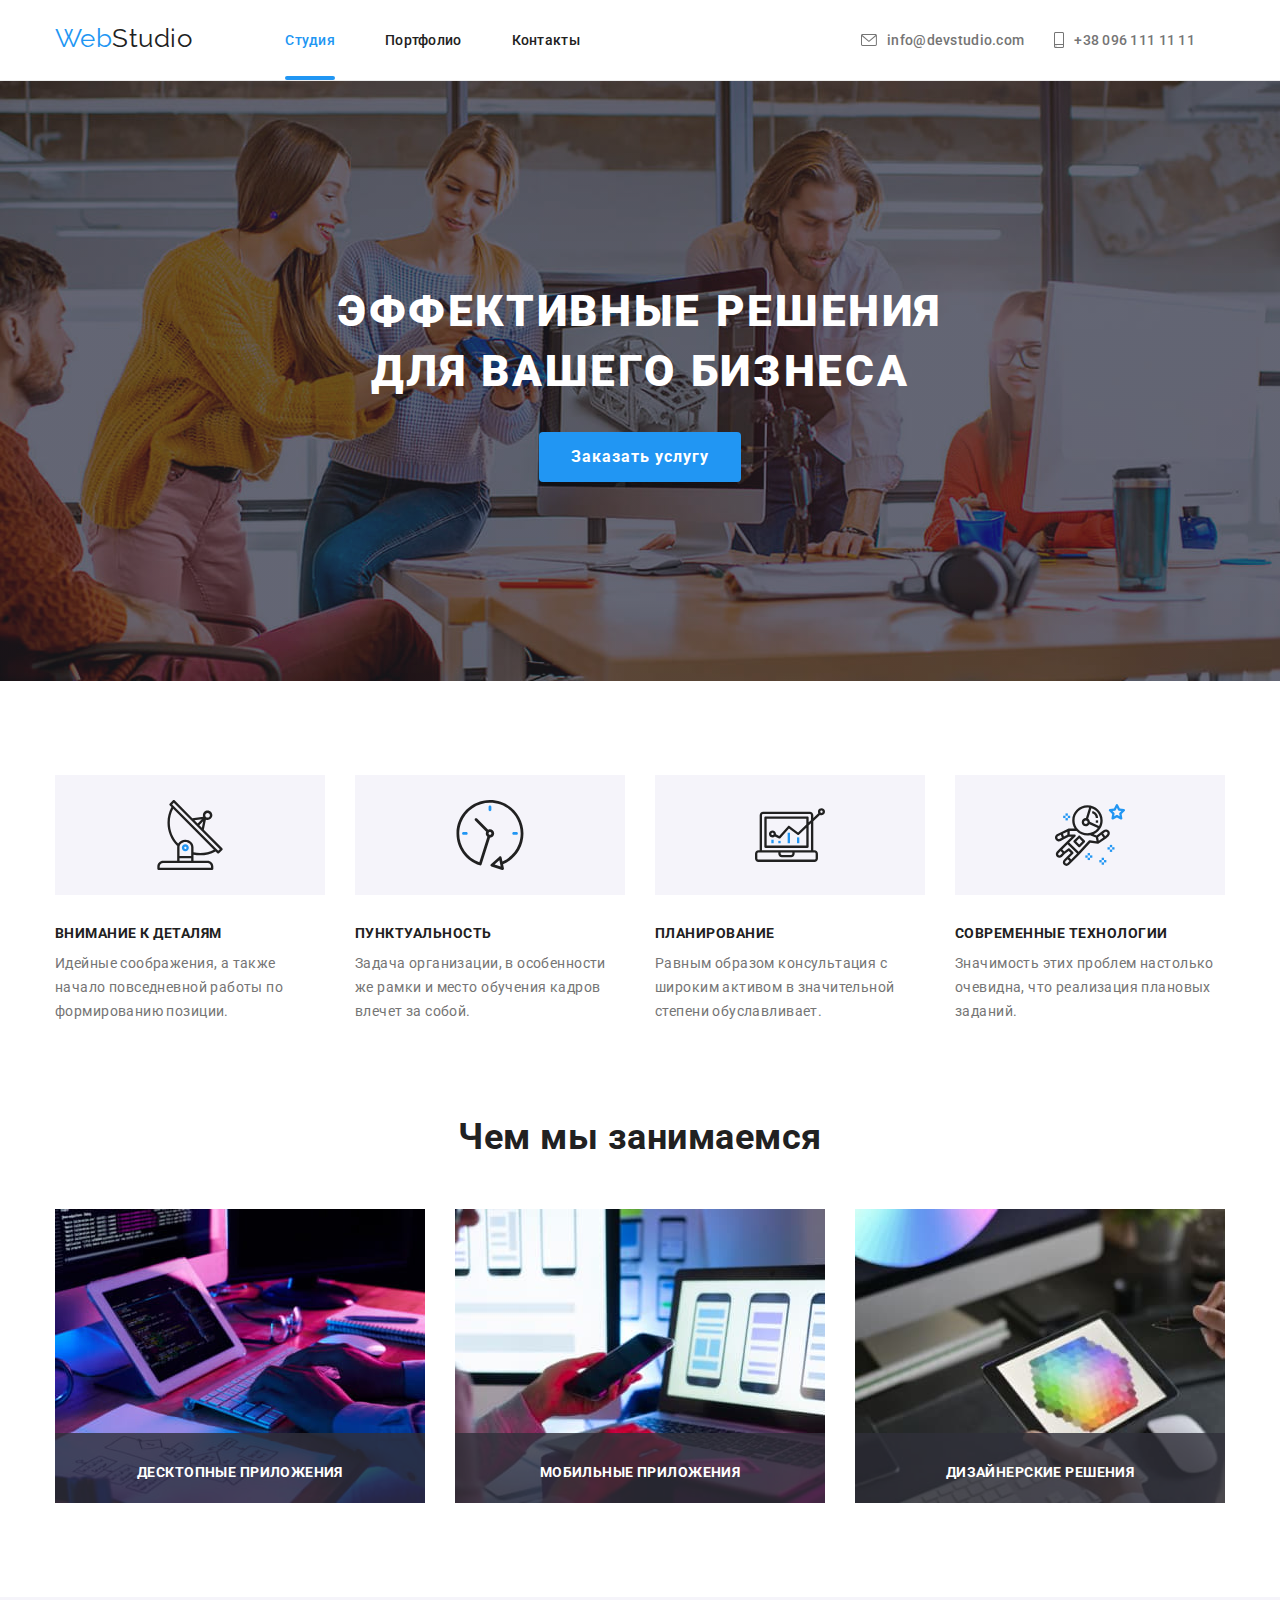
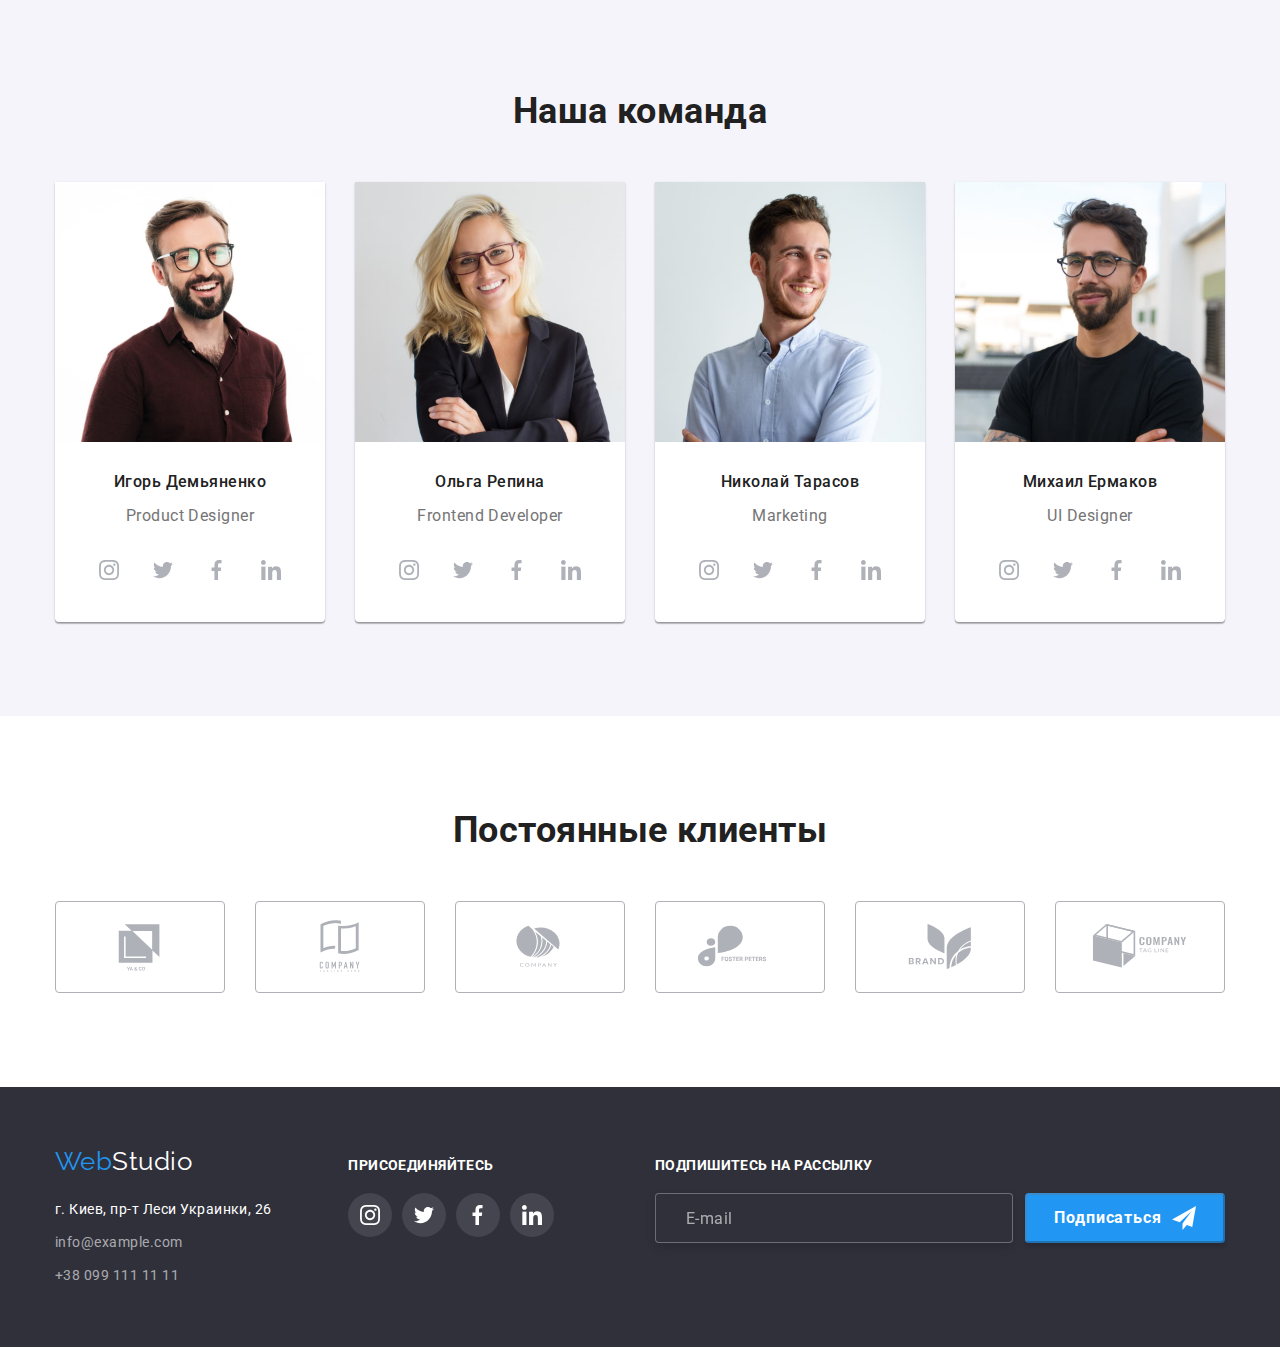
<file: index.html>
<!DOCTYPE html>
<html lang="ru">
	<head>
		<meta charset="UTF-8" />
		<meta http-equiv="X-UA-Compatible" content="IE=edge" />
		<meta name="viewport" content="width=device-width, initial-scale=1.0" />
		<title>WebStudio</title>
		<link
			href="https://fonts.googleapis.com/css2?family=Raleway:wght@700&family=Roboto:wght@400;500;700;900&display=swap"
			rel="stylesheet"
		/>
		<link
			rel="stylesheet"
			href="https://cdnjs.cloudflare.com/ajax/libs/modern-normalize/1.1.0/modern-normalize.min.css"
		/>
		<!--<link rel="stylesheet" href="./css/styles.css"/>-->
		<link rel="stylesheet" href="./css/main.min.css">
	</head>

	<body>
        <header class="page-header">
			<div class="container main-nav">
				<nav class="header-nav">
					<a href="./index.html" class="logo">Web<span class="logo__second">Studio</span>
					</a>
					<ul class="site-nav list">
						<li class="site-nav__item item"><a href="./index.html" class="site-nav__link  site-nav__link--current link">Студия</a></li>
						<li class="site-nav__item item"><a href="./portfolio.html" class="site-nav__link  link">Портфолио</a></li>
						<li class="site-nav__item  item"><a href="" class="site-nav__link link">Контакты</a></li>
					</ul>
				</nav>
				<ul class="auth-nav list">
					<li class="item">
						<a class="auth-nav__link link" href="mailto:info@devstudio.com">
							<svg class="auth-nav__icon" width="16" height="12">
								<use href="./imiges/symbol-defs.svg#icon-envelope-hover"></use>
							</svg>
							info@devstudio.com
						</a>
					</li>
					<li class="item">
						<a class="auth-nav__link link" href="tel:+380961111111">
							<svg class="auth-nav__icon" width="10" height="16">
								<use href="./imiges/symbol-defs.svg#icon-smartphone"></use>
							</svg>
							+38 096 111 11 11
						</a>
					</li>
				</ul>
			</div>
		</header>	
		<main>
            <div class="hero overlay">
				<section>
					<div class="conteiner">
						<h1 class="hero-title">
							Эффективные решения
							<br />
							для вашего бизнеса
						</h1>
						<button data-modal-open type="button" class="button hero-button">Заказать услугу</button>
					</div>
					<!--<div class="backdrop is-hidden" data-modal>
						<div class="modal">
							<button data-modal-close class="button-close-modal">
								<svg class="button-close">
									<use href="./imiges/icons/icon.svg/closer-black.svg#icon-Vector"></use>
								</svg>
							</button>
							<form class="form">
								<p class="form-text">Оставьте свои данные, мы вам перезвоним</p>
								<div class="form-field">
									<label for="name">Имя</label>
									<div class="form-input-icon">
									<input class="form-input" type="text" name="name" id="name" autofocus />
									<svg class="form-icon" width="18" height="18">
										<use href="./imiges/icons/icon.svg/vector.svg#icon-Vector"></use>
									</svg>
									</div>
								</div>
								<div class="form-field">
									<label for="tel">Телефон</label>
									<div class="form-input-icon">
									<input class="form-input" type="text" name="tel" id="tel" />
									<svg class="form-icon" width="18" height="18">
										<use href="./imiges/icons/icon.svg/vector.svg#icon-Vector-1"></use>
									</svg>
									</div>
								</div>
								<div class="form-field">
									<label for="email">Почта</label>
									<div class="form-input-icon">
									<input class="form-input" type="email" name="email" id="email" />
									<svg class="form-icon" width="18" height="18">
										<use href="./imiges/icons/icon.svg/vector.svg#icon-Vector-2"></use>
									</svg>
									</div>
								</div>
								<div class="form-comment">
									<label for="comment">Комментарий</label>
									<textarea name="comment" id="comment" rows="10" placeholder="Введите текст" ></textarea>
								</div>
								<label class="form-chek">
								<input type="checkbox" name="agry" class="checkbox" />
								<span class="form-chek__icon"></span>
								Соглашаюсь с рассылкой и принимаю<span class="form-chek__link">Условия договора </span> 
								</label>
								<button class="button button-agry" type="submit" disabled>Отправить</button>
							</form>
						</div>
					</div>-->
				</section>
			</div>
			<section class="feature">
				<div class="container">
					<h2 class="visually-hidden">Наши преимущества</h2>
					<ul class="feature-list list">
						<li class="feature-item">
							<div class="feature-item__icon">
								<svg width="70" height="70">
									<use href="./imiges/symbol-defs.svg#icon-antenna-1-1"></use>
								</svg>
							</div>
							<h3 class="feature-item__title">Внимание к деталям</h3>
							<p class="feature-item__text">Идейные соображения, а также начало повседневной работы по формированию позиции.</p>
						</li>
						<li class="feature-item">
							<div class="feature-item__icon">
								<svg width="70" height="70">
									<use href="./imiges/symbol-defs.svg#icon-clock-1-1"></use>
								</svg>
							</div>
							<h3 class="feature-item__title">Пунктуальность</h3>
							<p class="feature-item__text">Задача организации, в особенности же рамки и место обучения кадров влечет за собой.</p>
						</li>
						<li class="feature-item">
							<div class="feature-item__icon">
								<svg width="70" height="70">
									<use href="./imiges/symbol-defs.svg#icon-diagram-1"></use>
								</svg>
							</div>
							<h3 class="feature-item__title">Планирование</h3>
							<p class="feature-item__text">Равным образом консультация с широким активом в значительной степени обуславливает.</p>
						</li>
						<li class="feature-item">
							<div class="feature-item__icon">
								<svg width="70" height="70">
									<use href="./imiges/symbol-defs.svg#icon-astronaut-1-1"></use>
								</svg>
							</div>
							<h3 class="feature-item__title">Современные технологии</h3>
							<p class="feature-item__text">Значимость этих проблем настолько очевидна, что реализация плановых заданий.</p>
						</li>
					</ul>
				</div>
			</section>
            <section class="work no-padding">
				<div class="container">
					<h2 class="title">Чем мы занимаемся</h2>
					<ul class="work-list list">
						<li class="work-list__pic">
							<img src="./imiges/block3/bild1.jpg" alt="the person typing" width="370" height="294" />
							<h3 class="work-list__name">Десктопные приложения</h3>
						</li>
						<li class="work-list__pic">
							<img src="./imiges/block3/bild2.jpg" alt="the person chooses layout" width="370" height="294" />
							<h3 class="work-list__name">Мобильные приложения</h3>
						</li>
						<li class="work-list__pic">
							<img src="./imiges/block3/bild3.jpg" alt="Jthe person chooses color" width="370" height="294" />
							<h3 class="work-list__name">Дизайнерские решения</h3>
						</li>
					</ul>
				</div>
			</section>
			<section class="team">
				<div class="container">
					<h2 class="title">Наша команда</h2>
					<ul class="team__list  list">
						<li class="team__item">
							<img class="team__avatar" src="./imiges/block4/screen1.jpg" alt="Игорь Демьяненко" width="270" height="260" />
							<div class="team__wrapper">
								<h3 class="team__subtitle">Игорь Демьяненко</h3>
								<p lang="en" class="team__position">Product Designer</p>
								<ul class="social-media  list">
									<li class="social-media__item">
										<a
											class="social-media__link link"
											href=""
											target="_blank"
											rel="noopener noreferrer"
											aria-label="instagram"
										>
											<svg class="social-media__icon" width="20" height="20">
												<use class="letter" href="./imiges/symbol-defs.svg#icon-instagram-2"></use>
											</svg>
										</a>
									</li>
									<li class="social-media__item">
										<a
											class="social-media__link link"
											href=""
											target="_blank"
											rel="noopener noreferrer"
											aria-label="twitter"
										>
											<svg class="social-media__icon" width="20" height="20">
												<use href="./imiges/symbol-defs.svg#icon-twitter-1-1"></use>
											</svg>
										</a>
									</li>
									<li class="social-media__item">
										<a
											class="social-media__link link"
											href=""
											target="_blank"
											rel="noopener noreferrer"
											aria-label="facebook"
										>
											<svg class="social-media__icon" width="20" height="20">
												<use href="./imiges/symbol-defs.svg#icon-Vector-1"></use>
											</svg>
										</a>
									</li>
									<li class="social-media__item">
										<a
											class="social-media__link link"
											href=""
											target="_blank"
											rel="noopener noreferrer"
											aria-label="linkedin"
										>
											<svg class="social-media__icon" width="20" height="20">
												<use href="./imiges/symbol-defs.svg#icon-linkedin-1-1"></use>
											</svg>
										</a>
									</li>
								</ul>
							</div>
						</li>
						<li class="team__item">
							<img class="team__avatar" src="./imiges/block4/screen2.jpg" alt="Ольга Репина" width="270" height="260" />
							<div class="team__wrapper">
								<h3 class="team__subtitle">Ольга Репина</h3>
								<p lang="en" class="team__position">Frontend Developer</p>
								<ul class="social-media list">
									<li class="social-media__item">
										<a
											class="social-media__link link"
											href=""
											target="_blank"
											rel="noopener noreferrer"
											aria-label="instagram"
										>
											<svg class="social-media__icon" width="20" height="20">
												<use href="./imiges/symbol-defs.svg#icon-instagram-2"></use>
											</svg>
										</a>
									</li>
									<li class="social-media__item">
										<a
											class="social-media__link link"
											href=""
											target="_blank"
											rel="noopener noreferrer"
											aria-label="twitter"
										>
											<svg class="social-media__icon" width="20" height="20">
												<use href="./imiges/symbol-defs.svg#icon-twitter-1-1"></use>
											</svg>
										</a>
									</li>
									<li class="social-media__item">
										<a
											class="social-media__link link"
											href=""
											target="_blank"
											rel="noopener noreferrer"
											aria-label="facebook"
										>
											<svg class="social-media__icon" width="20" height="20">
												<use href="./imiges/symbol-defs.svg#icon-Vector-1"></use>
											</svg>
										</a>
									</li>
									<li class="social-media__item">
										<a
											class="social-media__link link"
											href=""
											target="_blank"
											rel="noopener noreferrer"
											aria-label="linkedin"
										>
											<svg class="social-media__icon" width="20" height="20">
												<use href="./imiges/symbol-defs.svg#icon-linkedin-1-1"></use>
											</svg>
										</a>
									</li>
								</ul>
							</div>
						</li>
						<li class="team__item">
							<img class="team__avatar" src="./imiges/block4/screen3.jpg" alt="Николай Тарасов" width="270" height="260" />
							<div class="team__wrapper">
								<h3 class="team__subtitle">Николай Тарасов</h3>
								<p lang="en" class="team__position">Marketing</p>
								<ul class="social-media list">
									<li class="social-media__item">
										<a
											class="social-media__link link"
											href=""
											target="_blank"
											rel="noopener noreferrer"
											aria-label="instagram"
										>
											<svg class="social-media__icon" width="20" height="20">
												<use href="./imiges/symbol-defs.svg#icon-instagram-2"></use>
											</svg>
										</a>
									</li>
									<li class="social-media__item">
										<a
											class="social-media__link link"
											href=""
											target="_blank"
											rel="noopener noreferrer"
											aria-label="twitter"
										>
											<svg class="social-media__icon" width="20" height="20">
												<use href="./imiges/symbol-defs.svg#icon-twitter-1-1"></use>
											</svg>
										</a>
									</li>
									<li class="social-media__item">
										<a
											class="social-media__link link"
											href=""
											target="_blank"
											rel="noopener noreferrer"
											aria-label="facebook"
										>
											<svg class="social-media__icon" width="20" height="20">
												<use href="./imiges/symbol-defs.svg#icon-Vector-1"></use>
											</svg>
										</a>
									</li>
									<li class="social-media__item">
										<a
											class="social-media__link link"
											href=""
											target="_blank"
											rel="noopener noreferrer"
											aria-label="linkedin"
										>
											<svg class="social-media__icon" width="20" height="20">
												<use href="./imiges/symbol-defs.svg#icon-linkedin-1-1"></use>
											</svg>
										</a>
									</li>
								</ul>
							</div>
						</li>
						<li class="team__item">
							<img class="team__avatar" src="./imiges/block4/screen4.jpg" alt="Михаил Ермаков" width="270" height="260" />
							<div class="team__wrapper">
								<h3 class="team__subtitle">Михаил Ермаков</h3>
								<p lang="en" class="team__position">UI Designer</p>

								<ul class="social-media list">
									<li class="social-media__item">
										<a
											class="social-media__link link"
											href=""
											target="_blank"
											rel="noopener noreferrer"
											aria-label="instagram"
										>
											<svg class="social-media__icon" width="20" height="20">
												<use href="./imiges/symbol-defs.svg#icon-instagram-2"></use>
											</svg>
										</a>
									</li>
									<li class="social-media__item">
										<a
											class="social-media__link link"
											href=""
											target="_blank"
											rel="noopener noreferrer"
											aria-label="twitter"
										>
											<svg class="social-media__icon" width="20" height="20">
												<use href="./imiges/symbol-defs.svg#icon-twitter-1-1"></use>
											</svg>
										</a>
									</li>
									<li class="social-media__item">
										<a
											class="social-media__link link"
											href=""
											target="_blank"
											rel="noopener noreferrer"
											aria-label="facebook"
										>
											<svg class="social-media__icon" width="20" height="20">
												<use href="./imiges/symbol-defs.svg#icon-Vector-1"></use>
											</svg>
										</a>
									</li>
									<li class="social-media__item">
										<a
											class="social-media__link link"
											href=""
											target="_blank"
											rel="noopener noreferrer"
											aria-label="linkedin"
										>
											<svg class="social-media__icon" width="20" height="20">
												<use href="./imiges/symbol-defs.svg#icon-linkedin-1-1"></use>
											</svg>
										</a>
									</li>
								</ul>
							</div>
						</li>
					</ul>
				</div>
			</section>
			<section class="partner">
				<div class="container">
					<h2 class="title">Постоянные клиенты</h2>
					<ul class="partner-list list">
						<li class="partner-item ">
							<a class="partner-item__link" href="">
								<svg class="partner-item__icon" width="106" height="60">
									<use href="./imiges/symbol-defs.svg#icon-Logo"></use>
								</svg>
							</a>
						</li>
						<li class="partner-item">
							<a class="partner-item__link" href="">
								<svg class="partner-item__icon" width="106" height="60">
									<use href="./imiges/symbol-defs.svg#icon-Logo-1"></use>
								</svg>
							</a>
						</li>
						<li class="partner-item">
							<a class="partner-item__link" href="">
								<svg class="partner-item__icon" width="106" height="60">
									<use href="./imiges/symbol-defs.svg#icon-Logo-2"></use>
								</svg>
							</a>
						</li>
						<li class="partner-item">
							<a class="partner-item__link" href="">
								<svg class="partner-item__icon" width="106" height="60">
									<use href="./imiges/symbol-defs.svg#icon-Logo-3"></use>
								</svg>
							</a>
						</li>
						<li class="partner-item">
							<a class="partner-item__link" href="">
								<svg class="partner-item__icon" width="106" height="60">
									<use href="./imiges/symbol-defs.svg#icon-Logo-4"></use>
								</svg>
							</a>
						</li>
						<li class="partner-item">
							<a class="partner-item__link" href="">
								<svg class="partner-item__icon" width="106" height="60">
									<use href="./imiges/symbol-defs.svg#icon-Logo-5"></use>
								</svg>
							</a>
						</li>
					</ul>
				</div>
			</section>
		</main>
         <footer class="footer">
			<div class="footer-container  container">
				<div class="footer-adress">
					<a href="./index.html" class="footer-logo logo">Web<span class="logo__color">Studio</span>
					</a>
					<address class="address">
						<ul class="address-list list">
							<li class="address-list__item">
								<a
									href="https://goo.gl/maps/piqngm7oDQpEDh6u6"
									target="_blank"
									rel="noopener nofollow noreferrer"
									class="address-list__link"
								>
									г. Киев, пр-т Леси Украинки, 26
								</a>
							</li>
							<li class="address-list__item"><a href="mailto:info@example.com" class="address-list__info">info@example.com</a></li>
							<li class="address-list__item"><a href="tel:+380991111111" class="address-list__info">+38 099 111 11 11</a></li>
						</ul>
					</address>
				</div>
				<div class="footer-social">
					<p class="footer-title">присоединяйтесь</p>
					<ul class="social-media">
						<li class="social-media__item   footer-media">
							<a class="social-media__link social-media__link--color     link" href="" target="_blank" rel="noopener noreferrer" aria-label="instagram">
								<svg class="social-media__icon" width="20" height="20">
									<use href="./imiges/symbol-defs.svg#icon-instagram-2"></use>
								</svg>
							</a>
						</li>
						<li class="social-media__item  footer-media">
							<a class="social-media__link social-media__link--color     link" href="" target="_blank" rel="noopener noreferrer" aria-label="twitter">
								<svg class="social-media__icon" width="20" height="20">
									<use href="./imiges/symbol-defs.svg#icon-twitter-1-1"></use>
								</svg>
							</a>
						</li>
						<li class="social-media__item  footer-media">
							<a class="social-media__link social-media__link--color       link" href="" target="_blank" rel="noopener noreferrer" aria-label="facebook">
								<svg class="social-media__icon" width="20" height="20">
									<use href="./imiges/symbol-defs.svg#icon-Vector-1"></use>
								</svg>
							</a>
						</li>
						<li class="social-media__item  footer-media">
							<a class="social-media__link social-media__link--color      link" href="" target="_blank" rel="noopener noreferrer" aria-label="linkedin">
								<svg class="social-media__icon" width="20" height="20">
									<use href="./imiges/symbol-defs.svg#icon-linkedin-1-1"></use>
								</svg>
							</a>
						</li>
					</ul>
				</div>
					<div class="footer-sign">
						<strong class="footer-text">Подпишитесь на рассылку</strong>
						<form class="footer-form">
							<label for="mail"></label>
							<input type="email" name="mail" id="mail" placeholder="E-mail" />
							
							<button class="footer-button" type="submit" disabled>Подписаться
							<svg class="footer-button__icon" width="24" height="24">
								<use href="./imiges/icons/icon.svg/telegram.svg#icon-icon-send"></use>
							</svg>
							</button>
						</form>
					</div>
			</div>
		</footer>

		<div class="backdrop is-hidden" data-modal>	

			<div class="modal">
				<button data-modal-close class="button-close-modal">
					<svg class="button-close">
						<use href="./imiges/icons/icon.svg/closer-black.svg#icon-Vector"></use>
					</svg>
				</button>

				<form class="form">
					<p class="form-text">Оставьте свои данные, мы вам перезвоним</p>

					<div class="form-field">
						<label for="name">Имя</label>
						<div class="form-input-icon">
						<input class="form-input" type="text" name="name" id="name" autofocus />
						<svg class="form-icon" width="18" height="18">
							<use href="./imiges/icons/icon.svg/vector.svg#icon-Vector"></use>
						</svg>
						</div>
					</div>

					<div class="form-field">
						<label for="tel">Телефон</label>
						<div class="form-input-icon">
						<input class="form-input" type="text" name="tel" id="tel" />
						<svg class="form-icon" width="18" height="18">
							<use href="./imiges/icons/icon.svg/vector.svg#icon-Vector-1"></use>
						</svg>
						</div>
						
					</div>

					<div class="form-field">
						<label for="email">Почта</label>
						<div class="form-input-icon">
						<input class="form-input" type="email" name="email" id="email" />
						<svg class="form-icon" width="18" height="18">
							<use href="./imiges/icons/icon.svg/vector.svg#icon-Vector-2"></use>
						</svg>
						</div>
					</div>

					<div class="form-comment">
						<label for="comment">Комментарий</label>
						<textarea name="comment" id="comment" rows="10" placeholder="Введите текст" ></textarea>
					</div>

					<label class="form-chek">
					<input type="checkbox" name="agry" class="checkbox" />
					<span class="form-chek__icon"></span>
					Соглашаюсь с рассылкой и принимаю<span class="form-chek__link">Условия договора </span> 
					</label>
					
					<button class="button button-agry" type="submit" disabled>Отправить</button>
				</form>
			</div>
		</div>

		<script src="./js/modal.js"></script>
	</body>
</html>
</file>
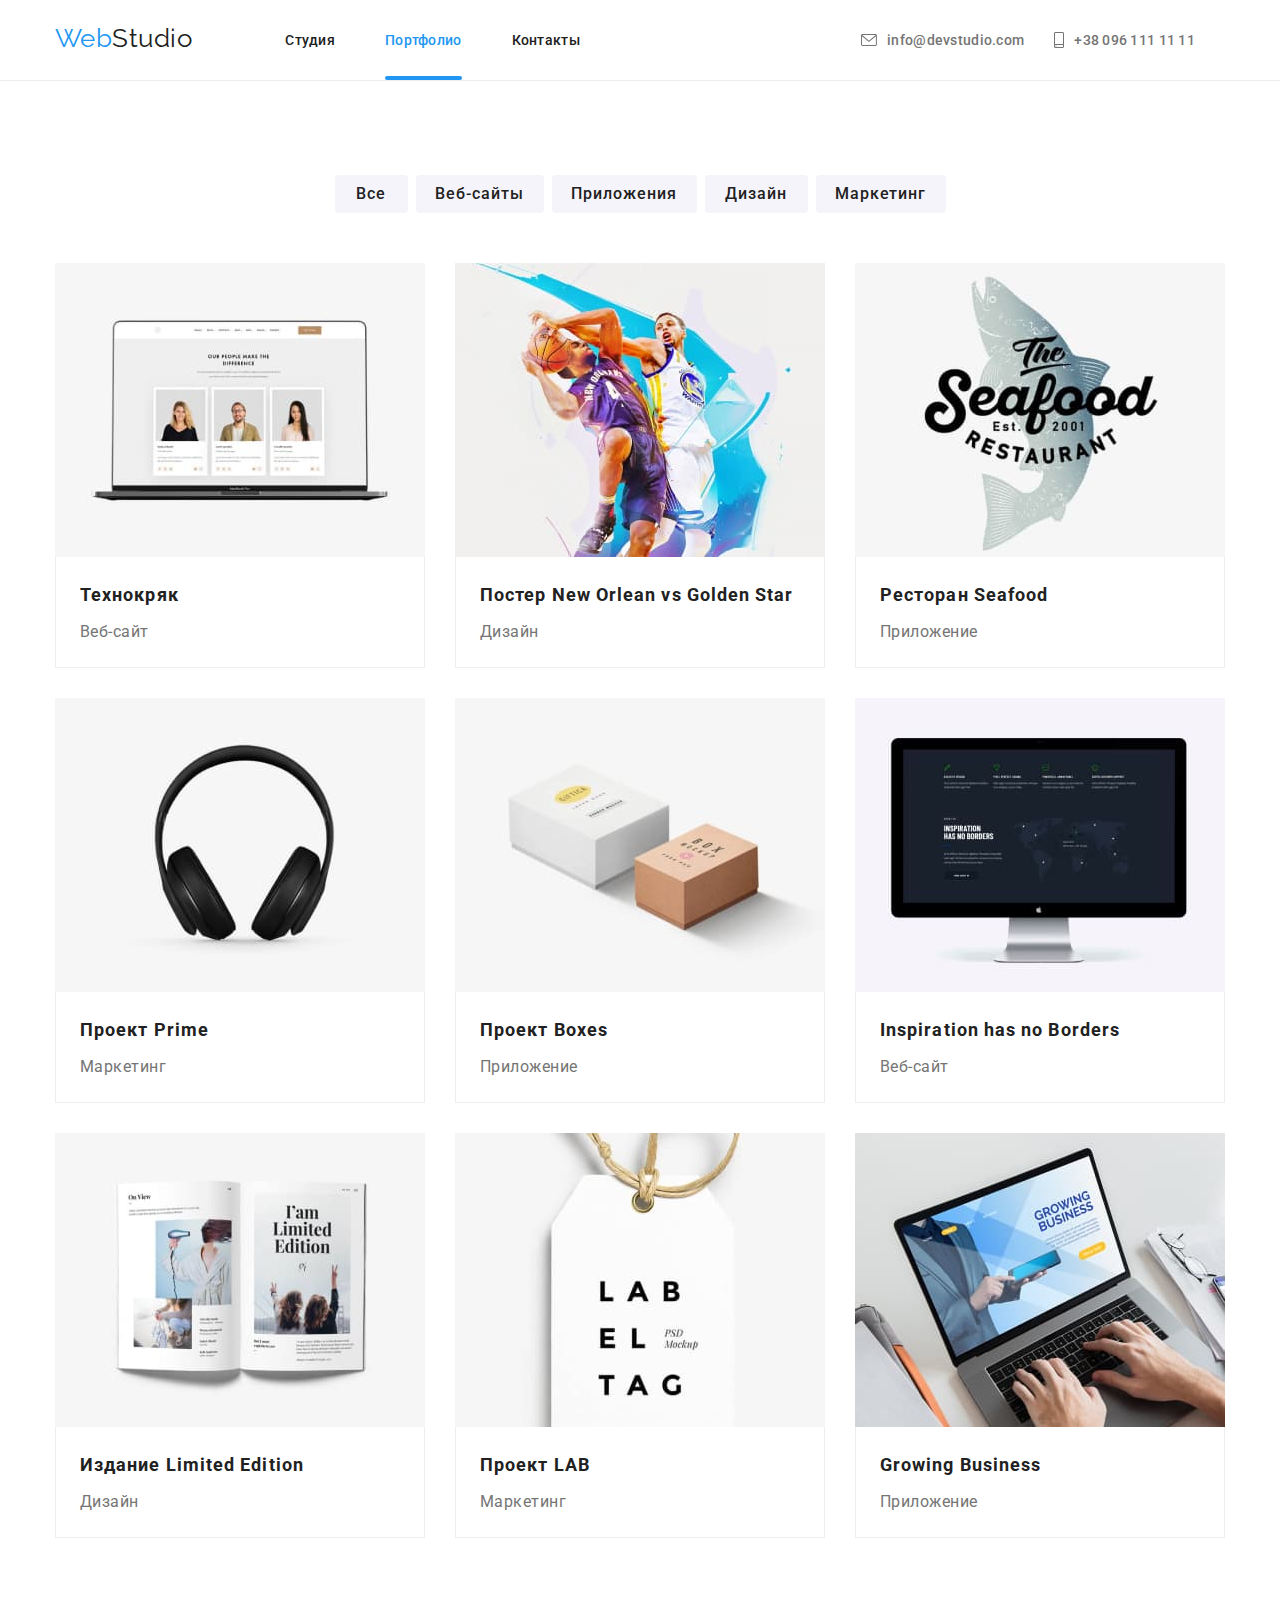
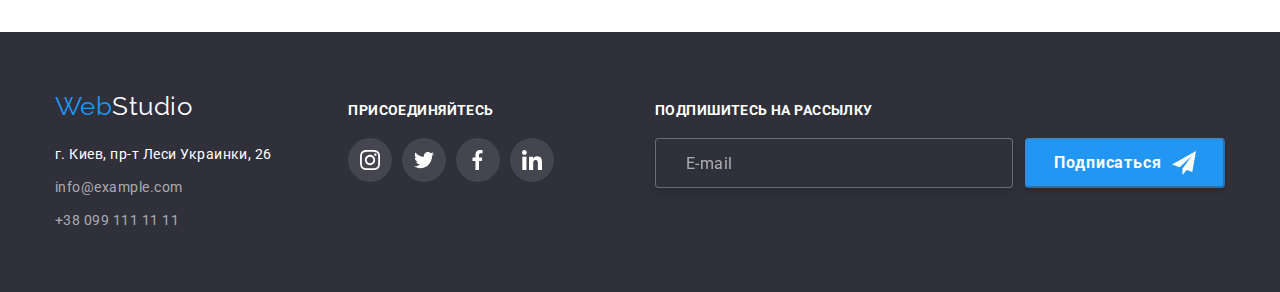
<file: portfolio.html>
<!DOCTYPE html>
<html lang="ru">

<head>
    <meta charset="UTF-8">
    <meta http-equiv="X-UA-Compatible" content="IE=edge">
    <meta name="viewport" content="width=device-width, initial-scale=1.0">
    <title>Portfolio</title>
    <link
        href="https://fonts.googleapis.com/css2?family=Raleway:wght@700&family=Roboto:wght@400;500;700;900&display=swap"
        rel="stylesheet">
    <link rel="stylesheet" href="https://cdnjs.cloudflare.com/ajax/libs/modern-normalize/1.1.0/modern-normalize.min.css">
    <link rel="stylesheet" href="./css/main.min.css">
</head>
<body> 
<header class="page-header">
    <div class="container main-nav">
        <nav class="header-nav">
            <a href="./index.html" class="logo">Web<span class="logo__second">Studio</span>
            </a>
            <ul class="site-nav list">
                <li class="site-nav__item item"><a href="./index.html"
                        class="site-nav__link link">Студия</a></li>
                <li class="site-nav__item item"><a href="./portfolio.html" class="site-nav__link  site-nav__link--current  link">Портфолио</a>
                </li>
                <li class="site-nav__item  item"><a href="" class="site-nav__link link">Контакты</a></li>
            </ul>
        </nav>
        <ul class="auth-nav list">
            <li class="item">
                <a class="auth-nav__link link" href="mailto:info@devstudio.com">
                    <svg class="auth-nav__icon" width="16" height="12">
                        <use href="./imiges/symbol-defs.svg#icon-envelope-hover"></use>
                    </svg>
                    info@devstudio.com
                </a>
            </li>

            <li class="item">
                <a class="auth-nav__link link" href="tel:+380961111111">
                    <svg class="auth-nav__icon" width="10" height="16">
                        <use href="./imiges/symbol-defs.svg#icon-smartphone"></use>
                    </svg>
                    +38 096 111 11 11
                </a>
            </li>
        </ul>
    </div>
</header>
    <main>
        <section class="portfolio">
        <div class="container"> 
        <h1 class="visually-hidden">Портофолио</h1>
        <ul class="button-list list filter">
            <li class="button-list__item"> <button type="button" class="button button-filter button-list__all">Все</button></li>
            <li class="button-list__item"> <button type="button" class="button button-filter button-list__veb">Веб-сайты</button></li>
            <li class="button-list__item"> <button type="button" class="button button-filter button-list__app">Приложения</button></li>
            <li class="button-list__item"> <button type="button" class="button button-filter button-list__des">Дизайн</button></li>
            <li class="button-list__item"> <button type="button" class="button button-filter button-list__mark">Маркетинг</button></li>  
        </ul>
        <ul class="projects link list">
            <li class="projects-element">
                <a href="" class="projects-element__link">
                <div class="projects-element__img" >
                <img src="./imiges/block-portfolio/blockportfolio1.jpg" alt="Экран ноутбука" width="370" height="294">
                <p class="projects-element__info " >Ресурс предлагает комплексные предложения с разным уровнем функционала и сервисов. Все это позволит посетителю получить
                исчерпывающие сведения <br/> о компании или частном лице.</p>
                </div>
                <div class="projects-element__box">
                <h2 class="projects-element__title">Технокряк</h2>
                <p class="projects-element__text">Веб-сайт</p>
                </div>
                </a>
            </li>
            <li class="projects-element">
                <a href="" class="projects-element__link">
                    <div class="projects-element__img">
                <img src="./imiges/block-portfolio/blockportfolio4.jpg" alt="Два баскетболиста" width="370" height="294">
                <p class="projects-element__info">Ресурс предлагает комплексные предложения с разным уровнем функционала и сервисов. Все это
                    позволит посетителю получить
                    исчерпывающие сведения <br /> о компании или частном лице.</p>
                </div>
                <div class="projects-element__box">
                <h2 class="projects-element__title">Постер New Orlean vs Golden Star</h2>
                <p class="projects-element__text">Дизайн</p>
                </div>
                </a>
            </li>
            <li class="projects-element">
                <a href="" class="projects-element__link">
                    <div class="projects-element__img">
                <img src="./imiges/block-portfolio/blockportfolio5.jpg" alt="Рыба" width="370" height="294">
                <p class="projects-element__info">Ресурс предлагает комплексные предложения с разным уровнем функционала и сервисов. Все это
                    позволит посетителю получить
                    исчерпывающие сведения <br /> о компании или частном лице.</p>
                </div>
                <div class="projects-element__box">
                <h2 class="projects-element__title">Ресторан Seafood</h2>
                <p class="projects-element__text">Приложение</p>
                </div>
                </a>
            </li>
            <li class="projects-element">
                <a href="" class="projects-element__link">
                    <div class="projects-element__img">
                <img src="./imiges/block-portfolio/blockportfolio2.jpg" alt="Наушники" width="370" height="294">
                <p class="projects-element__info">Ресурс предлагает комплексные предложения с разным уровнем функционала и сервисов. Все это
                    позволит посетителю получить
                    исчерпывающие сведения <br /> о компании или частном лице.</p>
                </div>
                <div class="projects-element__box">
                <h2 class="projects-element__title">Проект Prime</h2>
                <p class="projects-element__text">Маркетинг</p>
                </div>
                </a>
            </li>
            <li class="projects-element">
                <a href="" class="projects-element__link">
                    <div class="projects-element__img">
                <img src="./imiges/block-portfolio/blockportfolio6.jpg" alt="Две коробочки" width="370" height="294">
                <p class="projects-element__info">Ресурс предлагает комплексные предложения с разным уровнем функционала и сервисов. Все это
                    позволит посетителю получить
                    исчерпывающие сведения <br /> о компании или частном лице.</p>
                </div>
                <div class="projects-element__box">
                <h2 class="projects-element__title">Проект Boxes</h2>
                <p class="projects-element__text">Приложение</p>
                </div>
                </a>
            </li>
            <li class="projects-element">
                <a href="" class="projects-element__link">
                    <div class="projects-element__img">
                <img src="./imiges/block-portfolio/blockportfolio7.jpg" alt="Монитор компьютера" width="370" height="294">
                <p class="projects-element__info">Ресурс предлагает комплексные предложения с разным уровнем функционала и сервисов. Все это
                    позволит посетителю получить
                    исчерпывающие сведения <br /> о компании или частном лице.</p>
                </div>
                <div class="projects-element__box">
                <h2 lang="en" class="projects-element__title">Inspiration has no Borders</h2>
                <p class="projects-element__text">Веб-сайт</p>
                </div>
                </a>
            </li>
            <li class="projects-element">
                <a href="" class="projects-element__link">
                    <div class="projects-element__img">
                <img src="./imiges/block-portfolio/blockportfolio3.jpg" alt="Раскрытая книга" width="370" height="294">
                <p class="projects-element__info">Ресурс предлагает комплексные предложения с разным уровнем функционала и сервисов. Все это
                    позволит посетителю получить
                    исчерпывающие сведения <br /> о компании или частном лице.</p>
                </div>
                <div class="projects-element__box">
                <h2 class="projects-element__title">Издание Limited Edition</h2>
                <p class="projects-element__text">Дизайн</p>
                </div>
                </a>
            </li>
            <li class="projects-element">
                <a href="" class="projects-element__link">
                    <div class="projects-element__img">
                <img src="./imiges/block-portfolio/blockportfolio8.jpg" alt="Этикетка" width="370" height="294">
                <p class="projects-element__info">Ресурс предлагает комплексные предложения с разным уровнем функционала и сервисов. Все это
                    позволит посетителю получить
                    исчерпывающие сведения <br /> о компании или частном лице.</p>
                </div>
                <div class="projects-element__box">
                <h2 class="projects-element__title">Проект LAB</h2>
                <p class="projects-element__text">Маркетинг</p>
                </div>
                </a>
            </li>
            <li class="projects-element">
                <a href="" class="projects-element__link">
                    <div class="projects-element__img">
                <img src="./imiges/block-portfolio/blockportfolio9.jpg" alt="Ноутбук" width="370" height="294">
                <p class="projects-element__info">Ресурс предлагает комплексные предложения с разным уровнем функционала и сервисов. Все это
                    позволит посетителю получить
                    исчерпывающие сведения <br /> о компании или частном лице.</p>
                </div>
                <div class="projects-element__box">
                <h2 lang="en" class="projects-element__title">Growing Business</h2>
                <p class="projects-element__text">Приложение</p>
                </div>
                </a>
            </li>  
        </ul>
        </div>
        </section>
    </main>
    <footer class="footer">
        <div class="footer-container  container">
            <div class="footer-adress">
                <a href="./index.html" class="footer-logo logo">Web<span class="logo__color">Studio</span>
                </a>
                <address class="address">
                    <ul class="address-list list">
                        <li class="address-list__item">
                            <a href="https://goo.gl/maps/piqngm7oDQpEDh6u6" target="_blank"
                                rel="noopener nofollow noreferrer" class="address-list__link">
                                г. Киев, пр-т Леси Украинки, 26
                            </a>
                        </li>
                        <li class="address-list__item"><a href="mailto:info@example.com"
                                class="address-list__info">info@example.com</a></li>
                        <li class="address-list__item"><a href="tel:+380991111111" class="address-list__info">+38 099 111 11
                                11</a></li>
                    </ul>
                </address>
            </div>
    
            <div class="footer-social">
                <p class="footer-title">присоединяйтесь</p>
                <ul class="social-media">
                    <li class="social-media__item   footer-media">
                        <a class="social-media__link social-media__link--color     link" href="" target="_blank"
                            rel="noopener noreferrer" aria-label="instagram">
                            <svg class="social-media__icon" width="20" height="20">
                                <use href="./imiges/symbol-defs.svg#icon-instagram-2"></use>
                            </svg>
                        </a>
                    </li>
                    <li class="social-media__item  footer-media">
                        <a class="social-media__link social-media__link--color     link" href="" target="_blank"
                            rel="noopener noreferrer" aria-label="twitter">
                            <svg class="social-media__icon" width="20" height="20">
                                <use href="./imiges/symbol-defs.svg#icon-twitter-1-1"></use>
                            </svg>
                        </a>
                    </li>
                    <li class="social-media__item  footer-media">
                        <a class="social-media__link social-media__link--color       link" href="" target="_blank"
                            rel="noopener noreferrer" aria-label="facebook">
                            <svg class="social-media__icon" width="20" height="20">
                                <use href="./imiges/symbol-defs.svg#icon-Vector-1"></use>
                            </svg>
                        </a>
                    </li>
                    <li class="social-media__item  footer-media">
                        <a class="social-media__link social-media__link--color      link" href="" target="_blank"
                            rel="noopener noreferrer" aria-label="linkedin">
                            <svg class="social-media__icon" width="20" height="20">
                                <use href="./imiges/symbol-defs.svg#icon-linkedin-1-1"></use>
                            </svg>
                        </a>
                    </li>
                </ul>
            </div>
            <div class="footer-sign">
                <strong class="footer-text">Подпишитесь на рассылку</strong>
                <form class="footer-form">
                    <label for="mail"></label>
                    <input type="email" name="mail" id="mail" placeholder="E-mail" />
                    <button class="footer-button" type="submit" disabled>Подписаться
                        <svg class="footer-button__icon" width="24" height="24">
                            <use href="./imiges/icons/icon.svg/telegram.svg#icon-icon-send"></use>
                        </svg>
                    </button>
                </form>
            </div>
        </div>
    </footer>
    <script src="./js/modal.js"></script>
    </body>
    
    </html>
</file>
<file: css/styles.css>
:root {
    --main-font: "Roboto";
    --secondary-font: "Raleway";

    --primary-text-color: #212121;
    --title-text-color: #757575;
    --accent-color: #2196F3;
    --primary-white-color: #FFFFFF;
    --secondary-bg-gray-color: #2F303A;
    --secondary-dg-but-color: #F5F4FA;
    --svg-icon-color-gray: #AFB1B8;

    --animation-transition: 250ms cubic-bezier(0.4, 0, 0.2, 1);   
}

body {
    background-color: var(--primary-white-color);
    color: var(--primary-text-color);
    font-family: var(--main-font), sans-serif;
    letter-spacing: 0.03em
}

img {
    display: block;
    max-width: 100%;
    height: auto;
}

h1,
h2,
h3,
h4,
p {
    margin: 0;
}

li {
    position: relative;
}

a {
    text-decoration: none;
}

ul {
    list-style: none;
    margin: 0;
    padding: 0;
}

.visually-hidden {
    position: absolute;
    white-space: nowrap;
    width: 1px;
    height: 1px;
    overflow: hidden;
    border: 0;
    padding: 0;
    clip: rect(0 0 0 0);
    clip-path: inset(50%);
    margin: -1px;
}

.container {
    margin-left: auto;
    margin-right: auto;
    width: 1200px;
    padding-left: 15px;
    padding-right: 15px;
    margin-top: 0 auto;
}

.section {
    padding-top: 94px;
    padding-bottom: 94px;
}

.section .no-padding {
    padding-top: 0;
    padding-bottom: 0;
}
 
.link {
    text-decoration: none;
    display: flex;
}

.list {
    list-style: none;
    margin: 0;
    padding: 0;
}

.title {
    margin-top: 0;
    margin-bottom: 50px;
    color: var(--primary-text-color);
    font-weight: 700;
    font-size: 36px;
    line-height: 1, 17;
    text-align: center;
}

.logo {
    padding-top: 24px;
    padding-bottom: 25px;
    font-family: var(--secondary-font), sans-serif;
    font-size: 26px;
    line-height: 1.2x;
    text-decoration: none;
    color: var(--accent-color);
    
}

.logo__second {
    color: var(--primary-text-color);
}

.main-nav {
    display: flex;
}


.page-header {
    border-bottom: 1px solid #ECECEC;
}

.header-nav {
    display: flex;
    
}

.site-nav {
    display: flex;
    margin-left: 93px;  
}

.site-nav__item {
    margin-right: 50px; 
}

.site-nav__item:last-child {
    margin-right: 0;
}

.site-nav__link {
    display: block;
    padding-top: 32px;
    padding-bottom: 32px;
    font-weight: 500;
    font-size: 14px;
    line-height: 1.15;
    letter-spacing: 0.02em;
    text-decoration: none;
    color: var(--primary-text-color);
    transition: color var(--animation-transition);
}

.site-nav__link:hover,
.site-nav__link:focus {
    color: var(--accent-color);
}

.site-nav__link--current {
    color: var(--accent-color);
}

.item {
    position: relative;
}

.site-nav__link--current::after {
    position: absolute;
    content: '';
    display: block;
    left: 0;
    bottom: 0;
    width: 100%;
    height: 4px;
    background-color: var(--accent-color);
    border-radius: 2px; 
}

.auht-nav {
    display: flex;
    margin-left: auto;
}

.auht-nav__link {
    display: flex;
    padding-top: 32px;
    padding-bottom: 32px;
    margin-right: 30px;
    text-align: center;
    justify-content: center;
    align-items: center;
    font-weight: 500;
    font-size: 14px;
    line-height: 1.15;
    letter-spacing: 0.02em;
    text-decoration: none;
    color: var(--title-text-color);
    transition: color var(--animation-transition);  
}


.auth-nav__icon {
    margin-right: 10px;
    fill: currentColor;
}

.auht-nav__link:hover,
.auht-nav__link:focus {
    color: var(--accent-color);
}
 
.hero {
    padding-top: 200px;
    padding-bottom: 200px;
    left: 0px;
    top: 80px;
    text-align: center;
    display: block;
    color: var(--primary-white-color);
    background-color: var(--secondary-bg-gray-color);
}

.overlay {
    max-width: 1600px;
    height: 600px;
    margin-left: auto;
    margin-right: auto;
    background-repeat: no-repeat;
    background-position: center;
    background-size: cover;
    background-image: linear-gradient(to right, rgba(47, 48, 58, 0.4), rgba(47, 48, 58, 0.4)), url("../imiges/group.jpg");
}

.hero-title {
    margin-bottom: 30px;
    margin-top: 0;
    text-transform: uppercase;
    font-weight: 900;
    font-size: 44px;
    line-height: 1.37;
    letter-spacing: 0.06em;
    text-align: center;

}

.button {
    text-align: center;
    border-radius: 4px;
    display: inline-block;
    border: transparent;
    justify-content: center;
    cursor: pointer;
    border: none;  
    font-weight: 700;
    font-size: 16px;
    line-height: 1.88;
    letter-spacing: 0.06em;
    color: var(--primary-white-color);
    background-color: var(--accent-color);
}


.hero-button {
    padding: 10px 32px;
    min-width: 200px;
    cursor: pointer;
    font-weight: 700;
    font-size: 16px;
    line-height: 1.88;
    letter-spacing: 0.06em;
    border: none;
    box-shadow: 0px 4px 4px rgba(0, 0, 0, 0.15);
    transition: background-color var(--animation-transition);
}

.hero-button:hover,
.hero-button:focus {
    background-color: var(--accent-color);
}

.feature-list {
    display: flex;
    flex-wrap: wrap;
    padding-left: 0;
}

.feature-item__icon {
    display: flex;
    height: 120px;
    justify-content: center;  
    text-align: center;
    align-items: center;
    background-color: #F5F4FA;
    margin-bottom: 30px;
}

.feature-item {
    width: 270px;  
}

.feature-item:not(:last-child) {
    margin-right: 30px;
}

.feature-item__title {
    margin: 0;
    margin-bottom: 10px;
    color: var(--title-text---color);
    text-transform: uppercase;
    font-weight: 700;
    font-size: 14px;
    line-height: 1.15;
} 

.feature-item__text{
    margin: 0;
    color: #757575;
    font-weight: 400;
    font-size: 14px;
    line-height: 1.72;
}

.no-padding {
    padding-top: 0;
    padding-bottom: 0;
}

.work-list {
    display: flex;
 }

.work-list__pic:nth-child(2) {
    margin-right: 30px;
    margin-left: 30px;
}

.work-list__pic {
    position: relative;
}

.work-list__name {
    /*position: absolute;
    bottom: 0;
    width: 100%;
    right: 50%;
    left: 50%;
    font-weight: 700;
    font-size: 14px;
    line-height: 1.14;
    text-align: center;
    letter-spacing: 0.03em;
    text-transform: uppercase;
    color: var(--primary-white-color);
    transform: translate(-50%, -50%);*/
    position: absolute;
    display: flex;
    justify-content: center;
    align-items: center;
    left: 0;
    bottom: 0;
    width: 100%;
    min-height: 70px;
    font-weight: 700;
    line-height: 1.14px;
    text-transform: uppercase;
    color: var(--primary-white-color);;
    background: rgba(47, 48, 58, 0.8); 
}

.work-list__pic::before {
    display: flex;
    position: absolute;
    bottom: 0;
    content: "";
    width: 370px;
    height: 70px;
    background: rgba(47, 48, 58, 0.8);
}
 
.team__wrapper {
    padding-top: 30px;
    padding-bottom: 30px;
}

.team  {
    display: flex;
    background-color: var(--secondary-dg-but-color);
}

.team__list {
    display: flex;
}

.team__subtitle {
    margin-bottom: 10px;
    margin-top: 0;
    color: var(--primary-text-color);
    font-weight: 500;
    font-size: 16px;
    line-height: 1.19;
    text-align: center;
}

.team__position {
    margin-top: 0;
    margin-bottom: 16px;
    color: var(--title-text-color);
    font-weight: 400;
    font-size: 16px;
    line-height: 1.9;
    text-align: center;
}

.team__item:nth-child(-n+3) {
    margin-right: 30px;
}

.team__item {
    background: var(--primary-white-color);
    box-shadow: 0px 1px 3px rgba(0, 0, 0, 0.12), 0px 1px 1px rgba(0, 0, 0, 0.14), 0px 2px 1px rgba(0, 0, 0, 0.2);
    border-radius: 0px 0px 4px 4px;
}

.social-media {
    display: flex;
    justify-content: center;
    margin: 0;
    padding-left: 0;
}

.social-media__item:not(:last-child) {
    margin-right: 10px;
}

.social-media__link {
    fill: currentColor;
}

.social-media__link {
    display: flex;
    align-items: center;
    justify-content: center;
    width: 44px;
    height: 44px;
    color: var(--svg-icon-color-gray);
    border-radius: 50%;
    transition: color var(--animation-transition), background-color var(--animation-transition);
}

.social-media__link:hover,
.social-media__link:focus {
    color: var(--primary-white-color);
    background-color: var(--accent-color);

}

.partner-list {
    display: flex;
    flex-wrap: wrap;
    padding-left: 0;
}

.partner-item__link{
    display: flex;
    text-align: center;
    justify-content: center;
    align-items: center;
    color: var(--svg-icon-color-gray); 
    width: 170px;
    height: 92px;
    border: 1px solid #AFB1B8;
    border-radius: 4px;
    transition: color var(--animation-transition), border var(--animation-transition);   
}

.partner-item:not(:last-child) {
    margin-right: 30px;
}

.partner-item__icon {
    fill: currentColor;
}

.partner-item__link:hover,
.partner-item__link:focus {
    color: var(--accent-color);
    border: 1px solid var(--accent-color);
}

.footer {
    padding-top: 60px;
    padding-bottom: 60px;
    background-color: var(--secondary-bg-gray-color);
    display: flex;
}

.footer-logo {
    margin-top: 60px;
    margin-bottom: 20px;
    margin-right: 156px;
}

.logo--color {
    color: var(--primary-white-color);
}

.address {
    margin-top: 20px;
}

.address-list__item:nth-child(n+2) {
    margin-top: 9px;
}

.address-list__link {
    margin-bottom: 9px;
    color: var(--primary-white-color);
    text-decoration: none;
    font-weight: 400;
    font-size: 14px;
    line-height: 1.72;
    font-style: normal;
    transition: color 250ms cubic-bezier(0.4, 0, 0.2, 1);
}

.address-list__link:hover,
.address-list__link:focus {
    color: var(--accent-color);
}

.address-list__info {
    margin-bottom: 9px;
    color: rgba(255, 255, 255, 0.6);
    text-decoration: none;
    font-weight: 400;
    font-size: 14px;
    line-height: 1.72;
    font-style: normal;
    transition: color var(--animation-transition);
}

.address-list__info:hover,
.address-list__info:focus {
    color: var(--accent-color);
}

.footer-container {
    display: flex;
    align-items: baseline;
}

.footer-title {
    display: flex;
    margin: 0;  
    font-weight: 700;
    font-size: 14px;
    line-height: 1.15;
    letter-spacing: 0.03em;
    text-transform: uppercase;
    color: var(--primary-white-color);
}

.footer-media {
    display: flex;
    text-align: center;
    justify-content: center;
    align-items: center;
    margin-top: 20px;
}

.social-media__link--color {
    display: flex;
    text-align: center;
    justify-content: center;
    align-items: center;
    width: 44px;
    height: 44px;
    border-radius: 50%;
    background-color: rgba(255, 255, 255, 0.1);
    color: var(--primary-white-color);
    transition: background-color var(--animation-transition);
}

.social-media__link--color:hover,
.social-media__link--color:focus {
    background-color: var(--accent-color);
}

.footer-sign {
    margin-left: auto;
}

.footer-form {
    display: flex;
    width: 570px;
    height: 86px;
}

.footer-text {
    display: flex;
    margin: 0;
    margin-bottom: 20px;
    padding: 0;
    font-weight: 700;
    font-size: 14px;
    line-height: 1.15;
    letter-spacing: 0.03em;
    text-transform: uppercase;
    color: #FFFFFF;
}

.footer-form input {
    margin-right: 12px;
    padding-left: 30px;    
    width: 358px;
    height: 50px;
    color: rgba(255, 255, 255, 0.3);
    border: 1px solid rgba(255, 255, 255, 0.3);
    filter: drop-shadow(0px 4px 4px rgba(0, 0, 0, 0.15));
    border-radius: 4px;
    background: #2F303A;
    outline: transparent;
}

.footer-form input::placeholder {
    padding-top: 15px;
    padding-bottom: 15px;
    font-weight: 400;
    font-size: 16px;
    line-height: 1.25;
    letter-spacing: 0.03em;
    color: rgba(255, 255, 255, 0.6);
}

.footer-button {
    display: flex;
    justify-content: center;
    align-items: center;
    margin: 0;
    padding: 0;
    width: 200px;
    height: 50px;
    font-weight: 700;
    font-size: 16px;
    line-height: 1.88;
    letter-spacing: 0.06em;
    color: #FFFFFF;
    background: #2196F3;
    box-shadow: 0px 4px 4px rgba(0, 0, 0, 0.15);
    border-radius: 4px;
    outline: transparent;
}

.footer-button__icon {
    margin-left: 10px;
}

.button-filter {
    display: flex;
    padding: 6px, 22px;
    margin-right: 0;
    color: var(--primary-text-color);
    background-color: var(--secondary-dg-but-color);
    font-family: var(--main-font), sans-serif;
    cursor: pointer;
    font-weight: 500;
    font-size: 16px;
    line-height: 1.63;
    text-align: center;
    align-items: center;
    transition: color var(--animation-transition), background-color var(--animation-transition), box-shadow var(--animation-transition);     
}

.button-filter:hover,
.button-filter:focus {
    color: var(--primary-white-color);
    background-color: var(--accent-color);
    box-shadow: 0px 3px 1px rgba(0, 0, 0, 0.1), 0px 1px 2px rgba(0, 0, 0, 0.08), 0px 2px 2px rgba(0, 0, 0, 0.12);
}

.button-list__all {
    width: 73px;
    height: 38px;
    left: 510px;
    top: 162px;
}

.button-list__veb {
    width: 128px;
    height: 38px;
    left: 591px;
    top: 162px;
}

.button-list__app {
    width: 145px;
    height: 38px;
    left: 727px;
    top: 162px;
}

.button-list__des {
    width: 103px;
    height: 38px;
    left: 880px;
    top: 162px;
}

.button-list__mark {
    width: 130px;
    height: 38px;
    left: 991px;
    top: 162px;
}

.button-list {
    display: flex;
    justify-content: center;
    margin-bottom: 50px;
}

.button-list__item:nth-child(n+2){
    margin-left: 8px;
}

.projects-element__link {
    display: block;
    text-decoration: none;
    transition: box-shadow var(--animation-transition);
}

.projects-element__title{
    margin-top: 0;
    margin-bottom: 4px;
    color: var(--primary-text-color);
    font-weight: 700;
    font-size: 18px;
    line-height: 2;
    letter-spacing: 0.06em;  
}

.projects-element__text {
    margin-top: 0;
    margin-bottom: 0;
    color: var(--title-text-color);
    font-weight: 400;
    font-size: 16px;
    line-height: 1.88;  
}

.projects {
    display: flex;
    flex-wrap: wrap;
    padding-left: 0; 
}

.projects-element {
    width: calc((100% - 60px) / 3);
    display: block;
    transition: box-shadow var(--animation-transition);  
}

.projects-element:hover,
.projects-element:focus {
    box-shadow: 0px 1px 1px rgba(0, 0, 0, 0.12), 0px 4px 4px rgba(0, 0, 0, 0.06), 1px 4px 6px rgba(0, 0, 0, 0.16);  
}
.projects-element:nth-child(-n + 6) {
    margin-bottom: 30px;
}
  
.projects-element:nth-child(3n+2) {
    margin-left: 30px;
    margin-right: 30px;
}

.projects-element__box {
    border: 1px solid #EEEEEE;
    padding: 20px 24px;
    border-top: none;   
}

.projects-element__img {
    position: relative;
    overflow: hidden;
}

.projects-element__info {
    position: absolute; 
    display: block;
    top: 0;
    left: 0;
    width: 100%;
    height: 100%;
    margin: 0;
    padding: 63px 24px;
    font-weight: 400;
    font-size: 18px;
    line-height: 1.55;
    letter-spacing: 0.03em;  
    color: var(--primary-white-color);
    background-color: rgba(33, 150, 243, 0.9);   
    transform: translateY(100%);
    transition: transform var(--animation-transition), opacity var(--animation-transition);  
    opacity: 0;
}
 
.projects-element:hover .projects-element__info {
    opacity: 1;
    transform: translateY(0);  
}

.backdrop {
    position: fixed;
    top: 0;
    left: 0;
    width: 100%;
    height: 100%;
    background: rgba(0, 0, 0, 0.2);   
    opacity: 1;
    visibility: visible;
    pointer-events: initial;
    transition: opacity var(--animation-transition), visibility var(--animation-transition);
}

.backdrop.is-hidden {
    opacity: 0;
    pointer-events: none;
    visibility: hidden;
}

.backdrop.is-hidden .modal {
    transform: translate(-50%, -50%) scale(0.9);
}

.modal {   
    position: absolute;
    margin: 0;
    padding: 40px;
    top: 50%;
    left: 50%;
    transform: translate(-50%, -50%) scale(1);
    width: 528px;
    border-radius: 4px; 
    background-color: var(--primary-white-color);
    box-shadow: 0px 1px 3px rgba(0, 0, 0, 0.12), 0px 1px 1px rgba(0, 0, 0, 0.14), 0px 2px 1px rgba(0, 0, 0, 0.2);
    transition: transform 250ms cubic-bezier(0.4, 0, 0.2, 1);
}

.button-close {
    fill: currentColor;
    width: 11px;
    height: 11px;
}

.button-close-modal {
    position: absolute;
    top: 8px;
    right: 8px;
    display: flex;
    align-items: center;
    justify-content: center;
    width: 30px;
    height: 30px;
    color: #000000;
    border: 1px solid rgba(0, 0, 0, 0.1);
    border-radius: 50%;
    background: transparent;
    cursor: pointer;
    transition: color var(--animation-transition);
}

.button-close-modal:hover,
.button-close-modal:focus {
    color: var(--accent-color);
}

.form {
    width: 528px;
    height: 581px;
    padding: 40px;
    display: flex;
    flex-direction: column;
    justify-content: center;
}

.form-field {
    display: flex;
    flex-direction: column;
    padding: 0;
    margin-bottom: 10px;
}

.form-field label {
   margin-bottom: 4px; 
    font-weight: 400;
    font-size: 12px;
    line-height: 1.17;
    letter-spacing: 0.01em;
    color: var(--title-text-color);
}

.form-text {
    margin: 0;
    margin-bottom: 12px;
    font-weight: 700;
    font-size: 20px;
    line-height: 1.15;
    text-align: center;
    letter-spacing: 0.03em;
    color: var(--primary-text-color);
}

.form-field input {
    padding-left: 42px;
    width: 100%;
    height: 40px;
    border: 1px solid rgba(33, 33, 33, 0.2);
    border-radius: 4px;
    outline: transparent;
    cursor: pointer;
    transition: var(--animation-transition);
}

.form-field input:focus {
    border: 1px solid var(--accent-color); 
}

.form-field input:focus + .form-icon {
    fill: var(--accent-color);
}

.form-input-icon {
    display: flex;
    position: relative;  
}

.form-icon {
    position: absolute;
    left: 12px;
    bottom: 10px;
    fill: currentColor;
}

.form-comment {
    display: flex;
    flex-direction: column;
    margin-bottom: 20px; 
    width: 448px;
    height: 138px;
}

.form-comment label {
    font-weight: 400;
    font-size: 12px;
    margin-bottom: 4px;
    line-height: 1.17;
    letter-spacing: 0.01em;
    color: var(--title-text-color);
}

textarea {
    resize: none;
}

.form-comment textarea {
    padding: 12px 16px;
    margin: 0;
    border: 1px solid rgba(33, 33, 33, 0.2);
    border-radius: 4px;
    outline: transparent;
    transition: var(--animation-transition);

}

.form-comment textarea:focus {
    border: 1px solid var(--accent-color);  
}

.form-comment textarea::placeholder {
    font-weight: 400;
    font-size: 12px;
    line-height: 1.17;
    letter-spacing: 0.01em;
    color: rgba(117, 117, 117, 0.5);
}
 
.checkbox {
    position: absolute;
    white-space: nowrap;
    width: 1px;
    height: 1px;
    overflow: hidden;
    border: 0;
    padding: 0;
    clip: rect(0 0 0 0);
    clip-path: inset(50%);
    margin: -1px;
}

.form-chek {
    display: flex;
    align-items: center;
    justify-content: center;
    font-weight: 400;
    font-size: 14px;
    line-height: 1.72;
    letter-spacing: 0.03em;
    color: var(--title-text-color);  
    height: 24px;
    margin-bottom: 30px;
}

.form-chek__link {
    color: var(--accent-color);
    padding-left: 2px;
    text-decoration: underline;
}

.form-chek__icon {
    display: inline-block; 
    width: 16px;
    height: 15px;
    margin-right: 7px;   
    border: 2px solid var(--primary-text-color);
    border-radius: 2px;  
}

.checkbox:checked + .form-chek__icon {
    background-color: var(--accent-color);
    border-color: var(--accent-color);
    background-image: url(../imges/vector.svg);
    background-repeat: no-repeat;
}

.button-agry {
    margin-left: 124px; 
    width: 200px;
    height: 50px;
    font-weight: 700;
    font-size: 16px;
    line-height: 30px;
    letter-spacing: 0.06em;
    background-color: var(--accent-color);
    color: var(--primary-white-color);
    box-shadow: 0px 4px 4px rgba(0, 0, 0, 0.15);
    border-radius: 4px;
    cursor: pointer;
    border: transparent;
    transition: background-color var(--animation-transition);

}

.button-agry:hover,
.button-agry:focus {
    background-color: #188CE8;
}
</file>
<file: css/main.min.css>
:root{--main-font: "Roboto";--secondary-font: "Raleway";--primary-text-color: #212121;--title-text-color: #757575;--accent-color: #2196F3;--primary-white-color: #FFFFFF;--secondary-bg-gray-color: #2F303A;--secondary-dg-but-color: #F5F4FA;--svg-icon-color-gray: #AFB1B8;--animation-transition: 250ms cubic-bezier(0.4, 0, 0.2, 1)}.visually-hidden{position:absolute;white-space:nowrap;width:1px;height:1px;overflow:hidden;border:0;padding:0;clip:rect(0 0 0 0);-webkit-clip-path:inset(50%);clip-path:inset(50%);margin:-1px}.portfolio,.work{padding-top:94px;padding-bottom:94px}body{background-color:var(--primary-white-color);color:var(--primary-text-color);font-family:var(--main-font),sans-serif;letter-spacing:.03em}img{display:block;max-width:100%;height:auto}.link{text-decoration:none;display:flex}.list{list-style:none;margin:0;padding:0}.button{text-align:center;border-radius:4px;display:inline-block;border:rgba(0,0,0,0);justify-content:center;cursor:pointer;border:none;font-weight:700;font-size:16px;line-height:1.88;letter-spacing:.06em;color:var(--primary-white-color);background-color:var(--accent-color)}.container{width:100%;padding-left:15px;padding-right:15px;margin-left:auto;margin-right:auto}@media screen and (min-width: 480px){.container{max-width:480px}}@media screen and (min-width: 768px){.container{max-width:768px}}@media screen and (min-width: 1200px){.container{max-width:1200px}}.section{padding-top:94px;padding-bottom:94px}.social-media{display:flex;justify-content:center;margin:0;padding-left:0}.social-media__item:not(:last-child){margin-right:10px}.social-media__link{display:flex;align-items:center;justify-content:center;width:44px;height:44px;color:var(--svg-icon-color-gray);fill:currentColor;border-radius:50%;transition:color var(--animation-transition),background-color var(--animation-transition)}.social-media__link:hover,.social-media__link:focus{color:var(--primary-white-color);background-color:var(--accent-color)}.title{margin-top:0;margin-bottom:50px;color:var(--primary-text-color);font-weight:700;font-size:36px;line-height:1,17;text-align:center}@media screen and (max-width: 1200px){.title{font-size:28px;margin-bottom:30px}}.logo{padding-top:24px;padding-bottom:25px;font-family:var(--secondary-font),sans-serif;font-size:26px;line-height:1.2x;text-decoration:none;color:var(--accent-color)}.logo__second{color:var(--primary-text-color)}.overlay{max-width:1600px;height:600px;margin-left:auto;margin-right:auto;background-repeat:no-repeat;background-position:center;background-size:cover;background-image:linear-gradient(to right, rgba(47, 48, 58, 0.4), rgba(47, 48, 58, 0.4)),url("../imiges/group.jpg")}.backdrop{position:fixed;top:0;left:0;width:100%;height:100%;background:rgba(0,0,0,.2);opacity:1;visibility:visible;pointer-events:initial;transition:opacity var(--animation-transition),visibility var(--animation-transition)}.backdrop.is-hidden{opacity:0;pointer-events:none;visibility:hidden}.backdrop.is-hidden .modal{transform:translate(-50%, -50%) scale(0.9)}.modal{position:absolute;margin:0;top:50%;left:50%;transform:translate(-50%, -50%) scale(1);width:528px;border-radius:4px;background-color:var(--primary-white-color);box-shadow:0px 1px 3px rgba(0,0,0,.12),0px 1px 1px rgba(0,0,0,.14),0px 2px 1px rgba(0,0,0,.2);transition:transform 250ms cubic-bezier(0.4, 0, 0.2, 1)}.button-close{fill:currentColor;width:11px;height:11px}.button-close-modal{position:absolute;top:8px;right:8px;display:flex;align-items:center;justify-content:center;width:30px;height:30px;color:#000;border:1px solid rgba(0,0,0,.1);border-radius:50%;background:rgba(0,0,0,0);cursor:pointer;transition:color var(--animation-transition)}.button-close-modal:hover,.button-close-modal:focus{color:var(--accent-color)}.button-agry{margin-left:auto;width:200px;height:50px;margin-right:auto;display:block;font-weight:700;font-size:16px;line-height:30px;letter-spacing:.06em;background-color:var(--accent-color);color:var(--primary-white-color);box-shadow:0px 4px 4px rgba(0,0,0,.15);border-radius:4px;cursor:pointer;border:rgba(0,0,0,0);transition:background-color var(--animation-transition)}.button-agry:hover,.button-agry:focus{background-color:#188ce8}.form-input-icon{display:flex;position:relative}.form-icon{position:absolute;left:12px;bottom:10px;fill:currentColor}.form-field input{padding-left:42px;width:100%;height:40px;border:1px solid rgba(33,33,33,.2);border-radius:4px;outline:rgba(0,0,0,0);cursor:pointer;transition:var(--animation-transition)}.form-field input:focus{border:1px solid var(--accent-color)}.form-field input:focus+.form-icon{fill:var(--accent-color)}.form-field label{margin-bottom:4px;font-weight:400;font-size:12px;line-height:1.17;letter-spacing:.01em;color:var(--title-text-color)}.form-text{margin:0;margin-bottom:12px;font-weight:700;font-size:20px;line-height:1.15;text-align:center;letter-spacing:.03em;color:var(--primary-text-color)}.checkbox{position:absolute;white-space:nowrap;width:1px;height:1px;overflow:hidden;border:0;padding:0;clip:rect(0 0 0 0);-webkit-clip-path:inset(50%);clip-path:inset(50%);margin:-1px}.form-chek{display:flex;align-items:center;justify-content:center;font-weight:400;font-size:14px;line-height:1.72;letter-spacing:.03em;color:var(--title-text-color);height:24px;margin-bottom:30px}.form-chek__link{color:var(--accent-color);padding-left:2px;text-decoration:underline}.form-chek__icon{display:inline-block;width:16px;height:15px;margin-right:7px;border:2px solid var(--primary-text-color);border-radius:2px}.checkbox:checked+.form-chek__icon{background-color:var(--accent-color);border-color:var(--accent-color);background-image:url(../imiges/icons/icon.svg/black-block.svg);background-repeat:no-repeat}.form-comment{display:flex;flex-direction:column;margin-bottom:20px;width:448px;height:138px}.form-comment label{font-weight:400;font-size:12px;margin-bottom:4px;line-height:1.17;letter-spacing:.01em;color:var(--title-text-color)}textarea{resize:none}.form-comment textarea{padding:12px 16px;margin:0;border:1px solid rgba(33,33,33,.2);border-radius:4px;outline:rgba(0,0,0,0);transition:var(--animation-transition)}.form-comment textarea:focus{border:1px solid var(--accent-color)}.form-comment textarea::-moz-placeholder{font-weight:400;font-size:12px;line-height:1.17;letter-spacing:.01em;color:rgba(117,117,117,.5)}.form-comment textarea:-ms-input-placeholder{font-weight:400;font-size:12px;line-height:1.17;letter-spacing:.01em;color:rgba(117,117,117,.5)}.form-comment textarea::placeholder{font-weight:400;font-size:12px;line-height:1.17;letter-spacing:.01em;color:rgba(117,117,117,.5)}.form{width:528px;height:581px;padding:40px;display:flex;flex-direction:column;justify-content:center}.form-field{display:flex;flex-direction:column;padding:0;margin-bottom:10px}.form-field{position:relative;margin-bottom:10px;display:flex;flex-direction:column;text-align:start;font-weight:400;font-size:12px;line-height:1.16;letter-spacing:.01em;color:#757575}.form-field input{padding-left:42px;width:100%;height:40px;border:1px solid rgba(33,33,33,.2);border-radius:4px;outline:rgba(0,0,0,0);cursor:pointer;transition:var(--animation-transition)}.form-field input:focus{border:1px solid var(--accent-color)}.form-field input:focus+.form-icon{fill:var(--accent-color)}.button-agry{margin-left:auto;width:200px;height:50px;margin-right:auto;display:block;font-weight:700;font-size:16px;line-height:30px;letter-spacing:.06em;background-color:var(--accent-color);color:var(--primary-white-color);box-shadow:0px 4px 4px rgba(0,0,0,.15);border-radius:4px;cursor:pointer;border:rgba(0,0,0,0);transition:background-color var(--animation-transition)}.button-agry:hover,.button-agry:focus{background-color:#188ce8}.form-field label{margin-bottom:4px;font-weight:400;font-size:12px;line-height:1.17;letter-spacing:.01em;color:var(--title-text-color)}.form-text{margin:0;margin-bottom:12px;font-weight:700;font-size:20px;line-height:1.15;text-align:center;letter-spacing:.03em;color:var(--primary-text-color)}.form-input-icon{display:flex;position:relative}.form-icon{position:absolute;left:12px;bottom:10px;fill:currentColor}.form-comment{display:flex;flex-direction:column;margin-bottom:20px;width:448px;height:138px}.form-comment label{font-weight:400;font-size:12px;margin-bottom:4px;line-height:1.17;letter-spacing:.01em;color:var(--title-text-color)}textarea{resize:none}.form-comment textarea{padding:12px 16px;margin:0;border:1px solid rgba(33,33,33,.2);border-radius:4px;outline:rgba(0,0,0,0);transition:var(--animation-transition)}.form-comment textarea:focus{border:1px solid var(--accent-color)}.form-comment textarea::-moz-placeholder{font-weight:400;font-size:12px;line-height:1.17;letter-spacing:.01em;color:rgba(117,117,117,.5)}.form-comment textarea:-ms-input-placeholder{font-weight:400;font-size:12px;line-height:1.17;letter-spacing:.01em;color:rgba(117,117,117,.5)}.form-comment textarea::placeholder{font-weight:400;font-size:12px;line-height:1.17;letter-spacing:.01em;color:rgba(117,117,117,.5)}.checkbox{position:absolute;white-space:nowrap;width:1px;height:1px;overflow:hidden;border:0;padding:0;clip:rect(0 0 0 0);-webkit-clip-path:inset(50%);clip-path:inset(50%);margin:-1px}.form-chek{display:flex;align-items:center;justify-content:center;font-weight:400;font-size:14px;line-height:1.72;letter-spacing:.03em;color:var(--title-text-color);height:24px;margin-bottom:30px}.form-chek__link{color:var(--accent-color);padding-left:2px;text-decoration:underline}.form-chek__icon{display:inline-block;width:16px;height:15px;margin-right:7px;border:2px solid var(--primary-text-color);border-radius:2px}.checkbox:checked+.form-chek__icon{background-color:var(--accent-color);border-color:var(--accent-color);background-image:url(../imiges/icons/icon.svg/black-block.svg);background-repeat:no-repeat}.form{width:528px;height:581px;padding:40px;display:flex;flex-direction:column;justify-content:center}.form-field{display:flex;flex-direction:column;padding:0;margin-bottom:10px}.form-field{position:relative;margin-bottom:10px;display:flex;flex-direction:column;text-align:start;font-weight:400;font-size:12px;line-height:1.16;letter-spacing:.01em;color:#757575}.main-nav{display:flex}.page-header{border-bottom:1px solid #ececec}.header-nav{display:flex}.site-nav{display:flex;margin-left:93px}.site-nav__item{margin-right:50px}.site-nav__item:last-child{margin-right:0}.site-nav__link{display:block;padding-top:32px;padding-bottom:32px;font-weight:500;font-size:14px;line-height:1.15;letter-spacing:.02em;text-decoration:none;color:var(--primary-text-color);transition:color var(--animation-transition)}.site-nav__link:hover,.site-nav__link:focus{color:var(--accent-color)}.site-nav__link--current{color:var(--accent-color)}.item{position:relative}.site-nav__link--current::after{position:absolute;content:"";display:block;left:0;bottom:0;width:100%;height:4px;background-color:var(--accent-color);border-radius:2px}.auth-nav{display:flex;margin-left:auto}.auth-nav__link{display:flex;padding-top:32px;padding-bottom:32px;margin-right:30px;text-align:center;justify-content:center;align-items:center;font-weight:500;font-size:14px;line-height:1.15;letter-spacing:.02em;text-decoration:none;color:var(--title-text-color);transition:color var(--animation-transition)}.auth-nav__link:hover,.auth-nav__link:focus{color:var(--accent-color)}.auth-nav__icon{margin-right:10px;fill:currentColor}.hero{padding-top:200px;padding-bottom:200px;left:0px;top:80px;text-align:center;display:block;color:var(--primary-white-color);background-color:var(--secondary-bg-gray-color)}.hero-title{margin-bottom:30px;margin-top:0;text-transform:uppercase;font-weight:900;font-size:44px;line-height:1.37;letter-spacing:.06em;text-align:center}.hero-button{padding:10px 32px;min-width:200px;cursor:pointer;font-weight:700;font-size:16px;line-height:1.88;letter-spacing:.06em;border:none;box-shadow:0px 4px 4px rgba(0,0,0,.15);transition:background-color var(--animation-transition)}.hero-button:hover,.hero-button:focus{background-color:var(--accent-color)}.feature{padding-top:60px;padding-bottom:60px}@media screen and (min-width: 1200px){.feature{padding-top:94px;padding-bottom:94px}}@media screen and (min-width: 768px){.feature-list{display:flex;flex-wrap:wrap;gap:30px}}@media screen and (min-width: 768px){.feature-item{width:354px}}@media screen and (max-width: 767px){.feature-item:not(:last-child){margin-bottom:30px}}@media screen and (min-width: 1200px){.feature-item{width:270px}}.feature-item__title{margin:0;margin-bottom:10px;color:var(--title-text---color);text-transform:uppercase;font-weight:700;font-size:14px;line-height:1.15}@media screen and (max-width: 767px){.feature-item__title{text-align:center}}.feature-item__text{margin:0;color:#757575;font-weight:400;font-size:14px;line-height:1.72;letter-spacing:.03em}.feature-item__icon{display:flex;height:120px;justify-content:center;align-items:center;background-color:#f5f4fa;margin-bottom:30px}.no-padding{padding-top:0}.work-list{display:flex}.work-list__name{position:absolute;bottom:0;width:100%;right:50%;left:50%;font-weight:700;font-size:14px;line-height:1.14;text-align:center;letter-spacing:.03em;text-transform:uppercase;color:var(--primary-white-color);transform:translate(-50%, -50%)}.work-list__pic{position:relative}.work-list__pic:nth-child(2){margin-right:30px;margin-left:30px}.work-list__pic:before{display:flex;position:absolute;bottom:0;content:"";width:370px;height:70px;background:rgba(47,48,58,.8)}.team{padding-top:60px;padding-bottom:60px}@media screen and (min-width: 1200px){.team{padding-top:94px;padding-bottom:94px}}.team__wrapper{padding-top:30px;padding-bottom:30px}@media screen and (min-width: 768px){.team__list{display:flex;flex-wrap:wrap;gap:30px}}.team{background-color:var(--secondary-dg-but-color)}.team__subtitle{margin-bottom:10px;margin-top:0;color:var(--primary-text-color);font-weight:500;font-size:16px;line-height:1.19;text-align:center}.team__position{margin-top:0;margin-bottom:16px;color:var(--title-text-color);font-weight:400;font-size:16px;line-height:1.9;text-align:center}.team__item{background:var(--primary-white-color);box-shadow:0px 1px 3px rgba(0,0,0,.12),0px 1px 1px rgba(0,0,0,.14),0px 2px 1px rgba(0,0,0,.2);border-radius:0px 0px 4px 4px}@media screen and (min-width: 768px)and (max-width: 1199px){.team__item{width:354px}}@media screen and (min-width: 1200px){.team__item{width:270px}}@media screen and (max-width: 767px){.team__item:not(:last-child){margin-bottom:30px}}.partner{padding-top:60px;padding-bottom:60px}@media screen and (min-width: 1200px){.partner{padding-top:94px;padding-bottom:94px}}.partner-list{display:flex;flex-wrap:wrap;justify-content:center;padding-left:0;gap:30px}.partner-item__link{display:flex;text-align:center;justify-content:center;align-items:center;color:var(--svg-icon-color-gray);width:170px;height:92px;border:1px solid #afb1b8;border-radius:4px;transition:color var(--animation-transition),border var(--animation-transition)}@media screen and (max-width: 767px){.partner-item__link{width:210px}}@media screen and (min-width: 768px)and (max-width: 1199px){.partner-item__link{width:226px}}.partner-item__link:hover,.partner-item__link:focus{color:var(--accent-color);border:1px solid var(--accent-color)}.partner-item__icon{fill:currentColor}.footer{padding-top:60px;padding-bottom:60px;background-color:var(--secondary-bg-gray-color)}.footer-container{display:flex;align-items:baseline}.footer-title{display:flex;margin:0;font-weight:700;font-size:14px;line-height:1.15;letter-spacing:.03em;text-transform:uppercase;color:var(--primary-white-color)}.footer-logo{padding:0;margin-top:60px;margin-bottom:20px;margin-right:156px}.logo__color{color:var(--primary-white-color)}.address{margin-top:20px}.address-list__item:nth-child(n+2){margin-top:9px}.address-list__link{margin-bottom:9px;color:var(--primary-white-color);text-decoration:none;font-weight:400;font-size:14px;line-height:1.72;font-style:normal;transition:color 250ms cubic-bezier(0.4, 0, 0.2, 1)}.address-list__link:hover,.address-list__link:focus{color:var(--accent-color)}.address-list__info{margin-bottom:9px;color:rgba(255,255,255,.6);text-decoration:none;font-weight:400;font-size:14px;line-height:1.72;font-style:normal;transition:color var(--animation-transition)}.address-list__info:hover,.address-list__info:focus{color:var(--accent-color)}.footer-media{display:flex;text-align:center;justify-content:center;align-items:center;margin-top:20px}.social-media__link--color{display:flex;text-align:center;justify-content:center;align-items:center;width:44px;height:44px;border-radius:50%;background-color:rgba(255,255,255,.1);color:var(--primary-white-color);transition:background-color var(--animation-transition)}.social-media__link--color--color:hover,.social-media__link--color--color:focus{background-color:var(--accent-color)}.footer-sign{margin-left:auto}.footer-text{display:flex;margin:0;margin-bottom:20px;padding:0;font-weight:700;font-size:14px;line-height:1.15;letter-spacing:.03em;text-transform:uppercase;color:#fff}.footer-form{display:flex;width:570px;height:86px}.footer-form input{margin-right:12px;padding-left:30px;width:358px;height:50px;color:rgba(255,255,255,.3);border:1px solid rgba(255,255,255,.3);filter:drop-shadow(0px 4px 4px rgba(0, 0, 0, 0.15));border-radius:4px;background:var(--secondary-bg-gray-color);outline:rgba(0,0,0,0)}.footer-form input::-moz-placeholder{padding-top:15px;padding-bottom:15px;font-weight:400;font-size:16px;line-height:1.25;letter-spacing:.03em;color:rgba(255,255,255,.6)}.footer-form input:-ms-input-placeholder{padding-top:15px;padding-bottom:15px;font-weight:400;font-size:16px;line-height:1.25;letter-spacing:.03em;color:rgba(255,255,255,.6)}.footer-form input::placeholder{padding-top:15px;padding-bottom:15px;font-weight:400;font-size:16px;line-height:1.25;letter-spacing:.03em;color:rgba(255,255,255,.6)}.footer-button{display:flex;justify-content:center;align-items:center;margin:0;padding:0;width:200px;height:50px;font-weight:700;font-size:16px;line-height:1.88;letter-spacing:.06em;color:var(--primary-white-color);background:var(--accent-color);box-shadow:0px 4px 4px rgba(0,0,0,.15);border-radius:4px;outline:rgba(0,0,0,0)}.footer-button__icon{margin-left:10px}.button-filter{display:flex;padding:6px,22px;margin-right:0;color:var(--primary-text-color);background-color:var(--secondary-dg-but-color);font-family:var(--main-font),sans-serif;font-weight:500;font-size:16px;line-height:1.63;text-align:center;align-items:center;transition:color var(--animation-transition),background-color var(--animation-transition),box-shadow var(--animation-transition)}.button-filter:hover,.button-filter:focus{color:var(--primary-white-color);background-color:var(--accent-color);box-shadow:0px 3px 1px rgba(0,0,0,.1),0px 1px 2px rgba(0,0,0,.08),0px 2px 2px rgba(0,0,0,.12)}.button-list{display:flex;justify-content:center;margin-bottom:50px}.button-list__item:nth-child(n+2){margin-left:8px}.button-list__all{width:73px;height:38px;left:510px;top:162px}.button-list__veb{width:128px;height:38px;left:591px;top:162px}.button-list__app{width:145px;height:38px;left:727px;top:162px}.button-list__des{width:103px;height:38px;left:880px;top:162px}.button-list__mark{width:130px;height:38px;left:991px;top:162px}.projects{display:flex;flex-wrap:wrap;padding-left:0}.projects-element__box{border:1px solid #eee;padding:20px 24px;border-top:none}.projects-element__link{display:block;text-decoration:none;transition:box-shadow var(--animation-transition)}.projects-element__title{margin-top:0;margin-bottom:4px;color:var(--primary-text-color);font-weight:700;font-size:18px;line-height:2;letter-spacing:.06em}.projects-element__text{margin-top:0;margin-bottom:0;color:var(--title-text-color);font-weight:400;font-size:16px;line-height:1.88}.projects-element{width:calc((100% - 60px)/3);display:block;transition:box-shadow var(--animation-transition)}.projects-element:hover,.projects-element:focus{box-shadow:0px 1px 1px rgba(0,0,0,.12),0px 4px 4px rgba(0,0,0,.06),1px 4px 6px rgba(0,0,0,.16)}.projects-element:nth-child(-n+6){margin-bottom:30px}.projects-element:nth-child(3n+2){margin-left:30px;margin-right:30px}.projects-element__img{position:relative;overflow:hidden}.projects-element__info{position:absolute;display:block;top:0;left:0;width:100%;height:100%;margin:0;padding:63px 24px;font-weight:400;font-size:18px;line-height:1.55;letter-spacing:.03em;color:var(--primary-white-color);background-color:rgba(33,150,243,.9);transform:translateY(100%);transition:transform var(--animation-transition),opacity var(--animation-transition);opacity:0}.projects-element:hover .projects-element__info{opacity:1;transform:translateY(0)}/*# sourceMappingURL=main.min.css.map */
</file>
